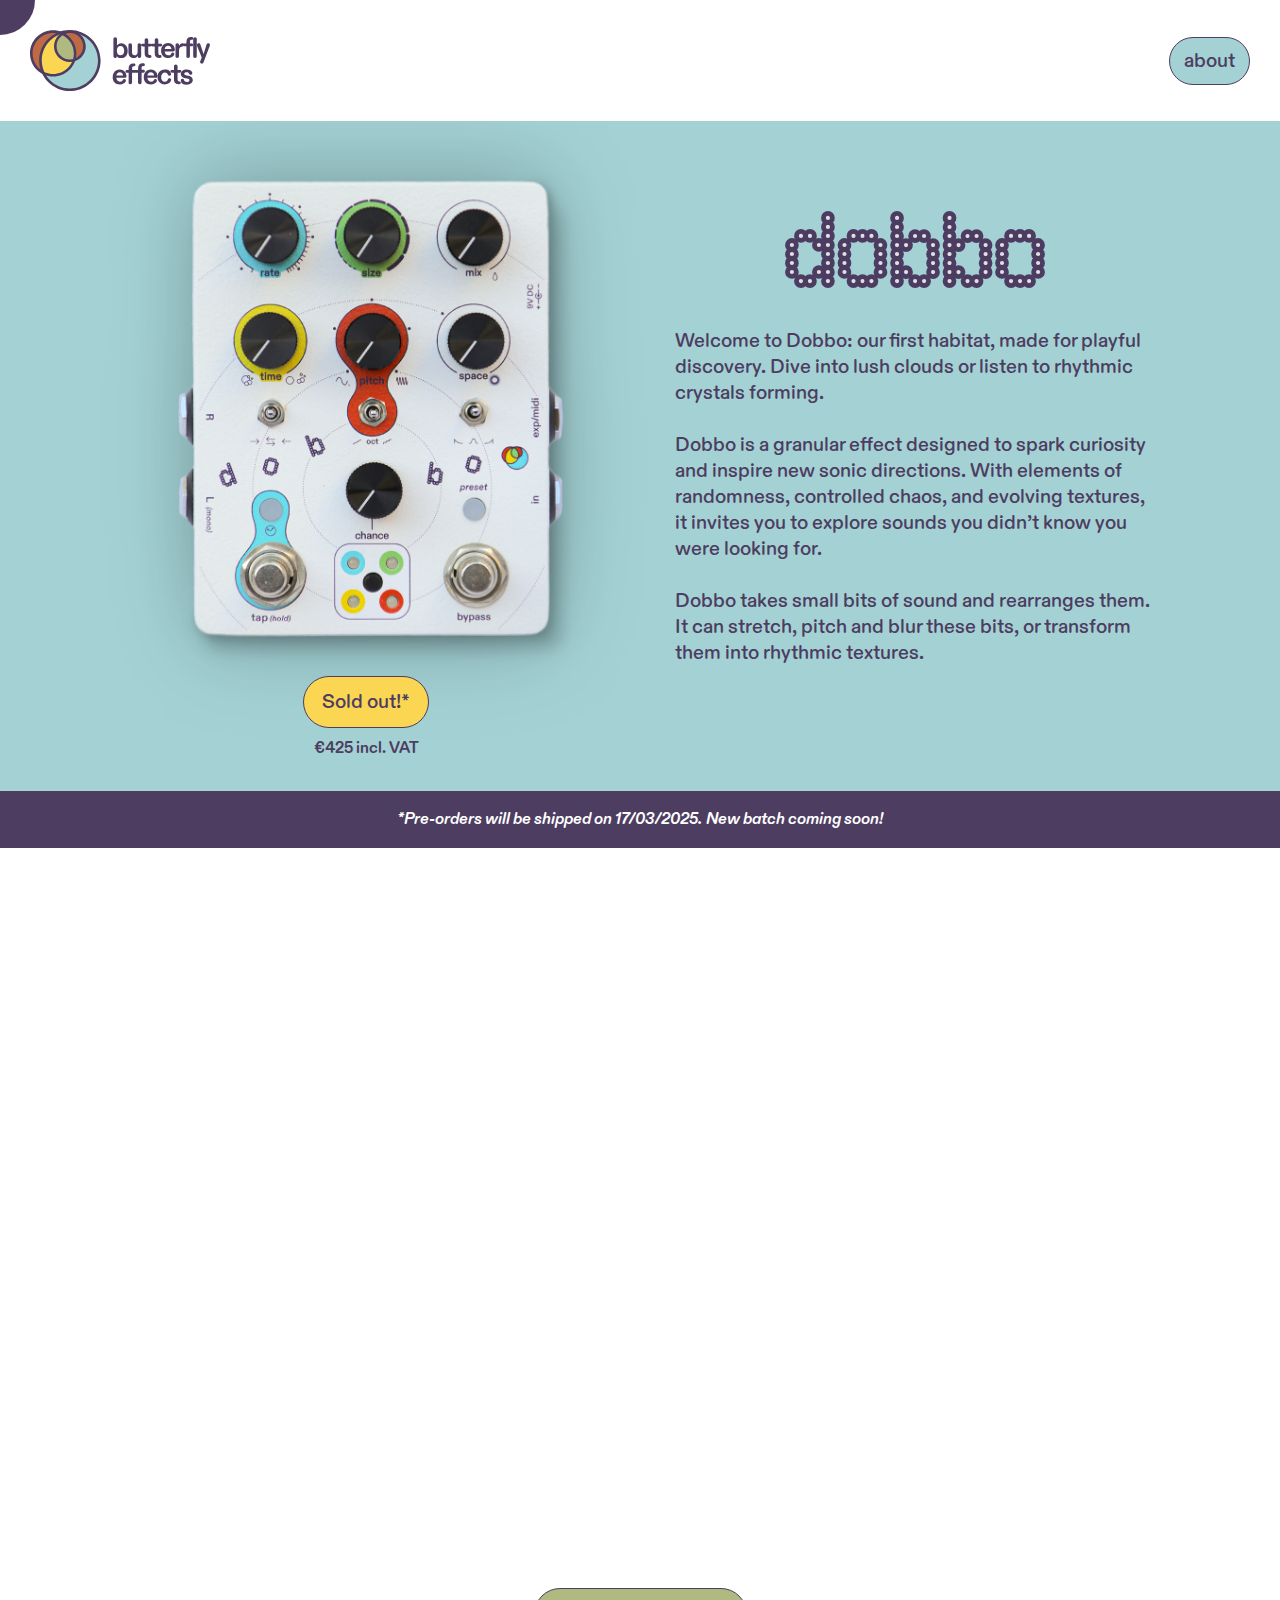
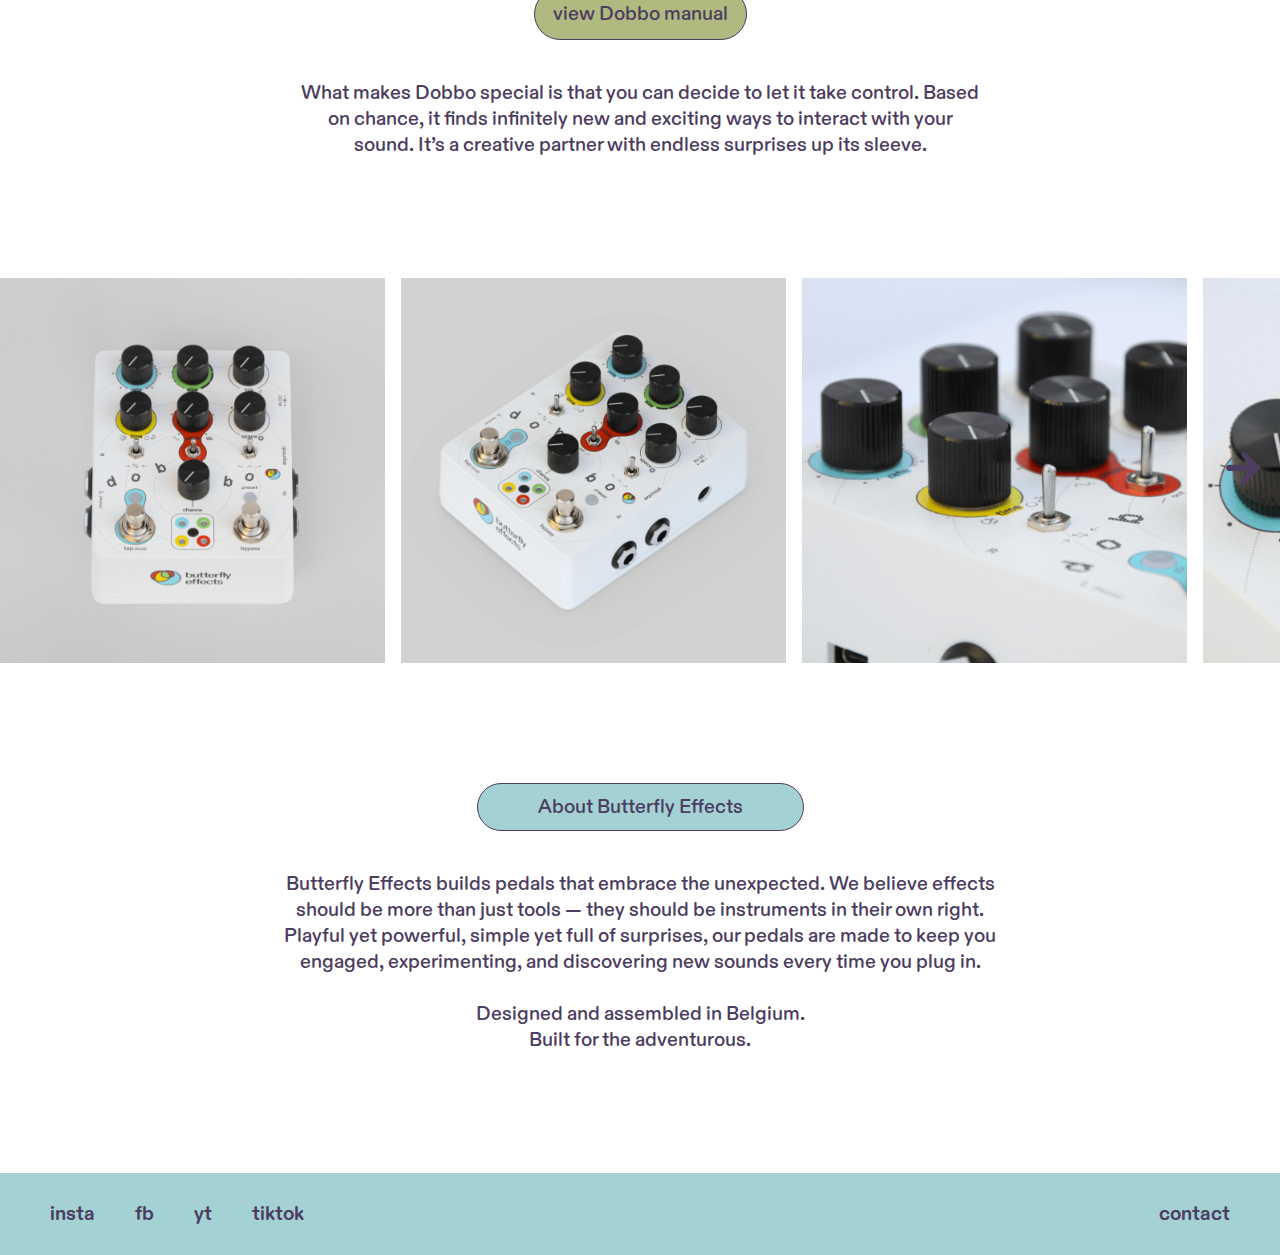
<file: index.html>
<!DOCTYPE html>
<html lang="en">
  <head>
    <meta charset="UTF-8" />
    <meta name="viewport" content="width=device-width, initial-scale=1.0" />
    <meta name="color-scheme" content="light only" />
    <title>Butterfly Effects</title>
    <link
      rel="icon"
      type="image/x-icon"
      href="assets/butterflyeffects_logo.svg"
    />
    <link rel="stylesheet" href="style.css" />
  </head>
  <body>
    <div class="circle"></div>
    <div class="page-container">
      <div class="content-wrap">
        <header>
          <div class="site-logo">
            <a href="#about"
              ><img src="assets/butterflyeffects_typelogo.svg" alt=""
            /></a>
          </div>
          <div id="about-btn-container" class="btn-container">
            <button class="site-button" id="about-btn">
              <a id="about-a" href="#about">about</a>
            </button>
          </div>
        </header>
        <article>
          <section class="dobbo-section">
            <div class="rel">
              <div class="img-print-container">
                <div class="img-container">
                  <div
                    id="dobbo-pedal-img"
                    class="pedal-img"
                    role="img"
                    aria-label="Dobbo pedal - top view"
                  >
                    <div
                      id="dobbo-order-btn-container"
                      class="order-btn-container"
                    >
                      <button class="site-button order-btn">
                        <a>Sold out!*</a>
                        <!-- href="https://forms.gle/Sc4xwqGybfBoa8Eh6"
                          target="_blank" -->
                      </button>
                      <div class="price"><p>€425 incl. VAT</p></div>
                    </div>
                  </div>
                </div>
                <div class="fine-print">
                  <span class="fine-print-line"
                    >*Pre-orders will be shipped on 17/03/2025.
                  </span>
                  <span class="fine-print-line">New batch coming soon!</span>
                </div>
              </div>
              <div class="text-section pedal-info">
                <div class="pedal-logo">
                  <img src="assets/dobbo_logo.svg" alt="" />
                </div>
                <div class="desc" id="dobbo-desc-1">
                  <p>
                    Welcome to Dobbo: our first habitat, made for playful
                    discovery. Dive into lush clouds or listen to rhythmic
                    crystals&nbsp;forming.
                    <br /><br />
                    Dobbo is a granular effect designed to spark curiosity and
                    inspire new sonic directions. With elements of randomness,
                    controlled chaos, and evolving textures, it invites you to
                    explore sounds you didn’t know you were looking&nbsp;for.
                    <br /><br />Dobbo takes small bits of sound and rearranges
                    them. It can stretch, pitch and blur these bits, or
                    transform them into rhythmic&nbsp;textures.
                  </p>
                </div>
              </div>
              <!-- ^ .pedal-info -->
            </div>
            <!-- <div class="flex"> -->
            <div class="vid-container">
              <div class="iframe-container">
                <iframe
                  width="560"
                  height="315"
                  src="https://www.youtube.com/embed/JCXF6ZJuiPA?si=lC0yMPt5bO-Tf9iJ"
                  title="YouTube video player"
                  frameborder="0"
                  allow="accelerometer; autoplay; clipboard-write; encrypted-media; gyroscope; picture-in-picture; web-share"
                  referrerpolicy="strict-origin-when-cross-origin"
                  allowfullscreen
                ></iframe>
              </div>
            </div>
            <div class="wrap-manual-desc2">
              <div class="text-section">
                <div class="manual-btn-container">
                  <button class="site-button manual-btn">
                    <a href="manual-dobbo-digital.pdf" target="_blank"
                      >view Dobbo manual</a
                    >
                  </button>
                </div>
                <div class="desc" id="dobbo-desc-2">
                  <p>
                    What makes Dobbo special is that you can decide to let it
                    take control. Based on chance, it finds infinitely new and
                    exciting ways to interact with your sound. It’s a creative
                    partner with endless surprises up its&nbsp;sleeve.
                  </p>
                </div>
              </div>
            </div>
            <!-- .desc #dobbo-desc-2 -->
            <!-- </div> -->
            <!-- .flex -->
          </section>
          <section class="slider-wrapper">
            <button class="slide-arrow" id="slide-arrow-prev">&#8592;</button>
            <button class="slide-arrow" id="slide-arrow-next">&#8594;</button>

            <div class="slides-container" id="slides-container">
              <div class="slide">
                <img
                  src="assets/carousel/isometric-front.png"
                  alt="Dobbo pedal - isometric front view"
                />
              </div>
              <div class="slide">
                <img
                  src="assets/carousel/isometric-side-front.png"
                  alt="Dobbo pedal - isometric front + side view"
                />
              </div>
              <div class="slide">
                <img
                  src="assets/carousel/main-controls-flat.png"
                  alt="Dobbo pedal - main controls side view"
                />
              </div>
              <div class="slide">
                <img
                  src="assets/carousel/main-controls-high.png"
                  alt="Dobbo pedal - main controls top view"
                />
              </div>
              <div class="slide">
                <img
                  src="assets/carousel/1-rate.png"
                  alt="Dobbo pedal - rate dial"
                />
              </div>
              <div class="slide">
                <img
                  src="assets/carousel/2-size.png"
                  alt="Dobbo pedal - size dial"
                />
              </div>
              <div class="slide">
                <img
                  src="assets/carousel/3-mix.png"
                  alt="Dobbo pedal - mix dial"
                />
              </div>
              <div class="slide">
                <img
                  src="assets/carousel/4-time.png"
                  alt="Dobbo pedal - time dial"
                />
              </div>
              <div class="slide">
                <img
                  src="assets/carousel/5-pitch.png"
                  alt="Dobbo pedal - pitch dial"
                />
              </div>
              <div class="slide">
                <img
                  src="assets/carousel/6-space.png"
                  alt="Dobbo pedal - space dial"
                />
              </div>
              <div class="slide">
                <img
                  src="assets/carousel/7-toggle1.png"
                  alt="Dobbo pedal - toggle 1"
                />
              </div>
              <div class="slide">
                <img
                  src="assets/carousel/8-toggle2.png"
                  alt="Dobbo pedal - toggle 2"
                />
              </div>
              <div class="slide">
                <img
                  src="assets/carousel/9-toggle3.png"
                  alt="Dobbo pedal - toggle 3"
                />
              </div>
              <div class="slide">
                <img
                  src="assets/carousel/10-sideout.png"
                  alt="Dobbo pedal - side out"
                />
              </div>
              <div class="slide">
                <img
                  src="assets/carousel/11-sidein.png"
                  alt="Dobbo pedal - side in"
                />
              </div>
            </div>
          </section>
          <section class="text-section" id="about-section">
            <div class="title">
              <h1>About Butterfly Effects</h1>
            </div>
            <div class="desc" id="about">
              <p>
                Butterfly Effects builds pedals that embrace the unexpected. We
                believe effects should be more than just tools — they should be
                instruments in their own right. Playful yet powerful, simple yet
                full of surprises, our pedals are made to keep you engaged,
                experimenting, and discovering new sounds every time you
                plug&nbsp;in.
                <br /><br />
                Designed and assembled in Belgium. <br />
                Built for the&nbsp;adventurous.
              </p>
            </div>
          </section>
        </article>
      </div>
      <!-- .content-wrap -->
      <footer>
        <div class="links">
          <div class="links-socials">
            <a
              class="bold"
              href="https://www.instagram.com/butterflyeffects.world/?utm_source=ig_web_button_share_sheet"
              src=""
              target="_blank"
              >insta</a
            >
            <a
              class="bold"
              href="https://www.facebook.com/profile.php?id=61560796965763"
              src=""
              target="_blank"
              >fb</a
            >
            <a
              class="bold"
              href="https://www.youtube.com/@butterflyeffectsworld"
              src=""
              target="_blank"
              >yt</a
            >
            <a
              class="bold"
              href="https://www.tiktok.com/@butterflyeffects.world?_t=ZN-8tuOImNc4so&_r=1"
              src=""
              target="_blank"
              >tiktok</a
            >
          </div>
          <a
            class="link-contact bold"
            href="mailto:butterflyeffects.world@gmail.com"
            src=""
            >contact</a
          >
        </div>
      </footer>
    </div>
    <!-- .page-container -->
    <script src="main.js"></script>
  </body>
</html>
</file>
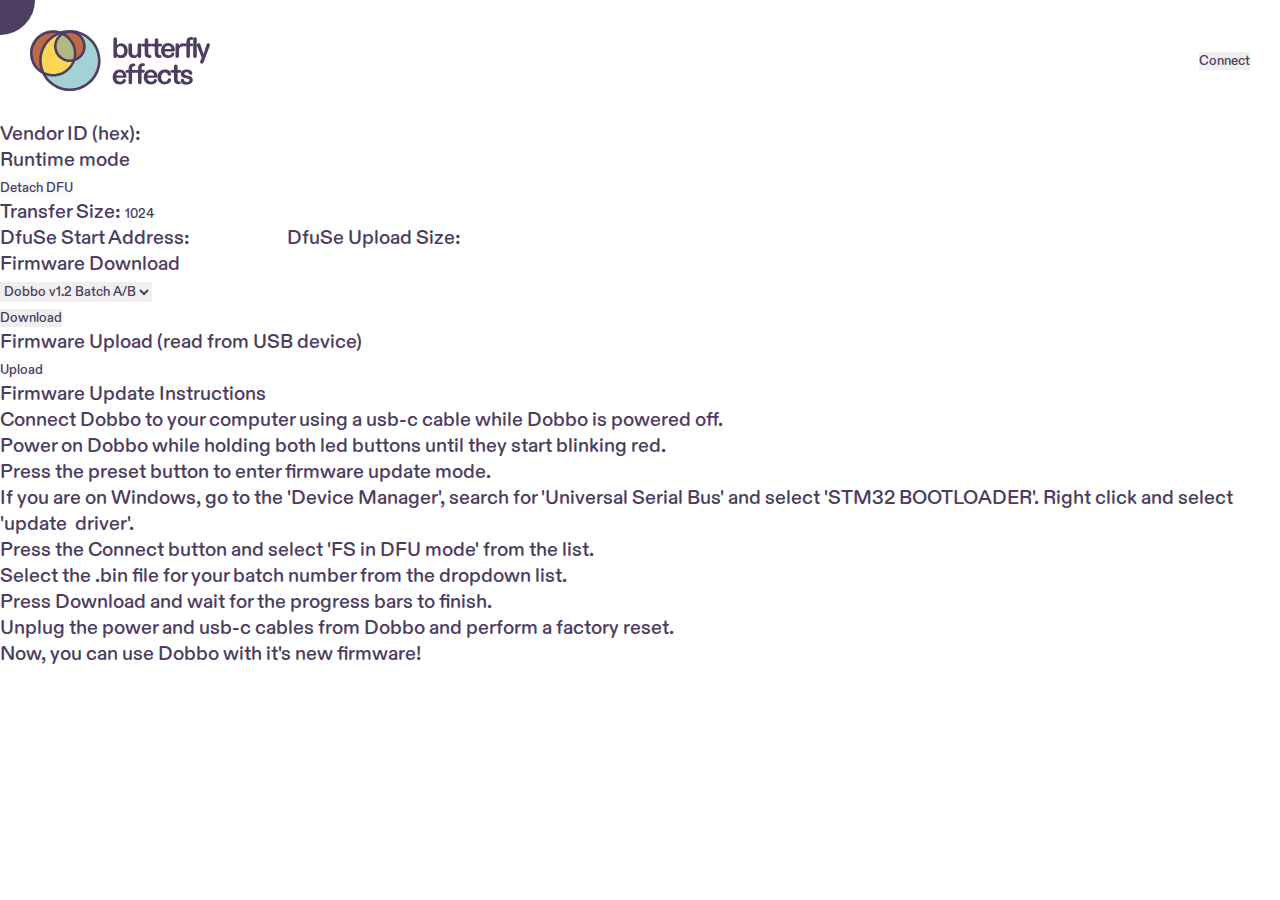
<file: firmware-update/index.html>
<!-- 
 Adapted from webdfu by Devan Lai
 Copyright (c) 2016, Devan Lai
 Licensed under the ISC License
-->

<!-- to do:
 geen cursor circle over inputveld  -->

<!DOCTYPE html>
<html>
  <head>
    <title>Firmware Updates - Butterfly Effects</title>
    <link
      rel="icon"
      type="image/x-icon"
      href="../assets/butterflyeffects_logo.svg"
    />
    <link rel="stylesheet" href="../style.css" />
    <script src="dfu.js"></script>
    <script src="dfuse.js"></script>
    <script src="FileSaver.js"></script>
    <script src="dfu-util.js"></script>
  </head>
  <body class="extra-page-body">
    <div class="circle"></div>
    <header class="extra-page-header">
      <div class="site-logo">
        <a href="https://butterflyeffects.world"
          ><img src="../assets/butterflyeffects_typelogo.svg" alt=""
        /></a>
      </div>
      <button class="firm-button" id="connect">Connect</button>
    </header>
    <main>
      <p><span id="status"></span></p>
      <div>
        <label class="hidden" for="vid">Vendor ID (hex):</label>
        <input
          list="vendor_ids"
          type="hidden"
          name="vid"
          id="vid"
          maxlength="6"
          size="8"
          pattern="0x[A-Fa-f0-9]{1,4}"
        />
        <datalist id="vendor_ids">
          <option value="0x1209">dapboot DFU bootloader</option>
          <option value="0x0D28">mbed DAPLink</option>
          <option value="0x1EAF">LeafLabs Maple/stm32duino bootloader</option>
        </datalist>
      </div>

      <dialog id="interfaceDialog">
        Your device has multiple DFU interfaces. Select one from the list below:
        <form id="interfaceForm" method="dialog">
          <button id="selectInterface" type="submit">Select interface</button>
        </form>
      </dialog>
      <div>
        <div class="hidden" id="usbInfo" style="white-space: pre"></div>
        <div class="hidden" id="dfuInfo" style="white-space: pre"></div>
      </div>
      <fieldset class="hidden" id="runtimeSection">
        <legend>Runtime mode</legend>
        <button id="detach" disabled="true">Detach DFU</button>
      </fieldset>
      <fieldset>
        <form id="configForm">
          <div class="hidden">
            <label for="transferSize">Transfer Size:</label>
            <input
              type="number"
              name="transferSize"
              id="transferSize"
              value="1024"
            />
          </div>
          <div class="hidden" id="dfuseFields">
            <label for="dfuseStartAddress">DfuSe Start Address:</label>
            <input
              type="text"
              name="dfuseStartAddress"
              id="dfuseStartAddress"
              title="Initial memory address to read/write from (hex)"
              size="10"
              pattern="0x[A-Fa-f0-9]+"
            />
            <label for="dfuseUploadSize">DfuSe Upload Size:</label>
            <input
              type="number"
              name="dfuseUploadSize"
              id="dfuseUploadSize"
              min="1"
            />
          </div>

          <!--legend>DFU mode</legend-->
          <fieldset class="firm-section">
            <legend>Firmware Download</legend>
            <!--input type="file" id="firmwareFile" name="file" disabled="true" /-->
             <select id="firmwareSelect" class="firm-select">
              <option value="/firmwares/Dobbo_v1.2_batchAB.bin">Dobbo v1.2 Batch A/B</option>
              <option value="/firmwares/Dobbo_v1.2_batchC.bin">Dobbo v1.2 Batch C</option>
            </select>

            <br />
            
            <button class="firm-button" id="download" disabled="true">
              Download
            </button>
            <div class="log" id="downloadLog"></div>
          </fieldset>

          <fieldset class="hidden" id="uploadSection">
            <legend>Firmware Upload (read from USB device)</legend>
            <button id="upload" disabled="true">Upload</button>
            <div class="log" id="uploadLog"></div>
          </fieldset>
        </form>
      </fieldset>

      <div class="firm-section">
        <legend id="update-instructions-legend">
          Firmware Update Instructions
        </legend>
        <ol id="update-instructions">
          <li>
            Connect Dobbo to your computer using a usb-c cable while Dobbo is
            powered&nbsp;off.
          </li>
          <li>
            Power on Dobbo while holding both led buttons until they start
            blinking&nbsp;red.
          </li>
          <li>Press the preset button to enter firmware update&nbsp;mode.</li>
          <li>If you are on Windows, go to the 'Device Manager', search for 'Universal Serial Bus' and select 'STM32 BOOTLOADER'. Right click and select 'update &nbsp;driver'.</li>
          <li>
            Press the Connect button and select 'FS in DFU mode' from
            the&nbsp;list.
          </li>
          <li>
            Select the .bin file for your
            batch number from the dropdown&nbsp;list.
          </li>
          <li>Press Download and wait for the progress bars to&nbsp;finish.</li>
          <li>
            Unplug the power and usb-c cables from Dobbo and perform a
            factory&nbsp;reset.
          </li>
          <li>Now, you can use Dobbo with it's new&nbsp;firmware!</li>
        </ol>
      </div>
    </main>
    <script src="../cursor.js"></script>
  </body>
</html>
</file>
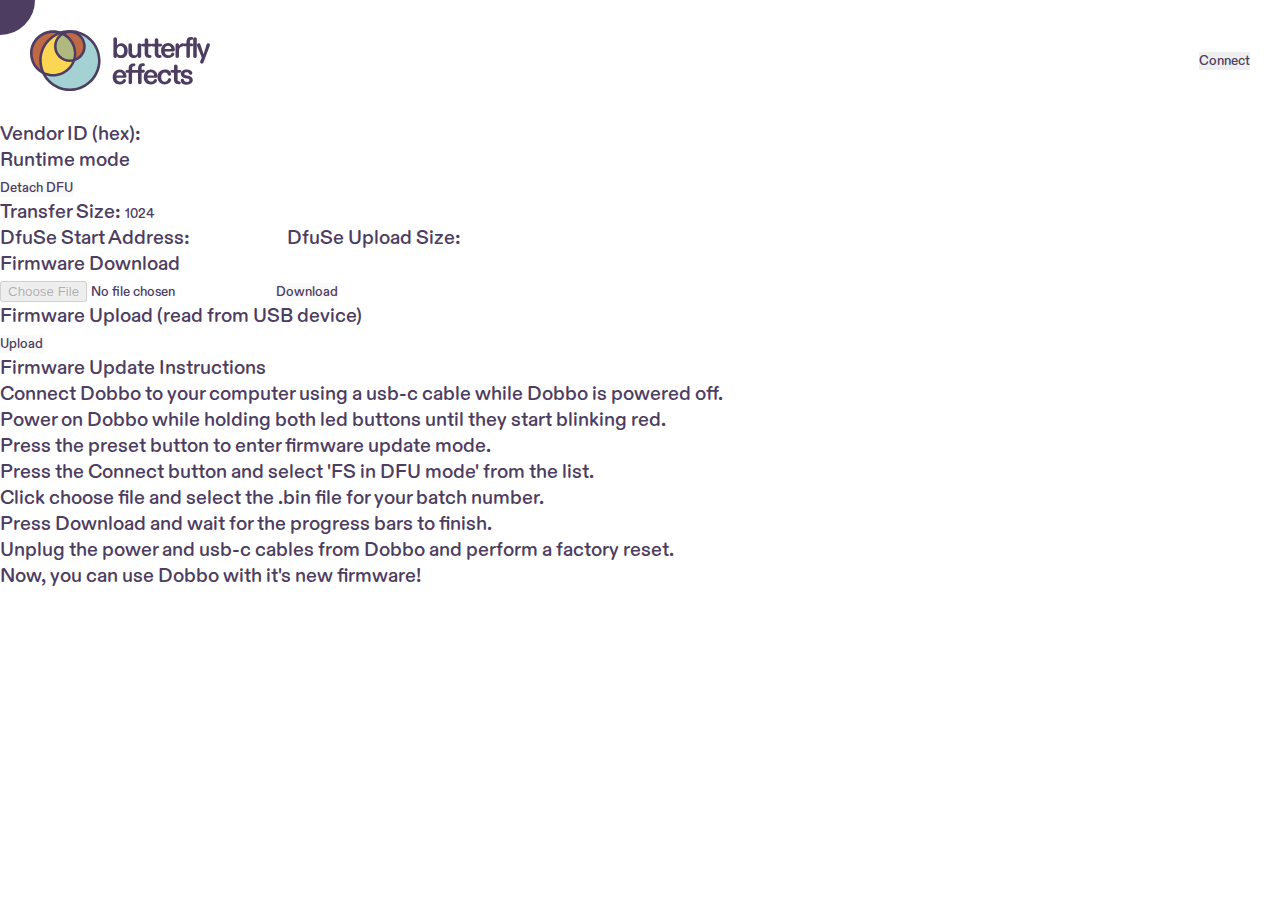
<file: firmware-update.html>
<!-- 
 Adapted from webdfu by Devan Lai
 Copyright (c) 2016, Devan Lai
 Licensed under the ISC License
-->

<!-- to do:
 geen cursor circle over inputveld  -->

<!DOCTYPE html>
<html>
  <head>
    <title>Firmware Updates - Butterfly Effects</title>
    <link
      rel="icon"
      type="image/x-icon"
      href="assets/butterflyeffects_logo.svg"
    />
    <link rel="stylesheet" href="style.css" />
    <script src="dfu.js"></script>
    <script src="dfuse.js"></script>
    <script src="FileSaver.js"></script>
    <script src="dfu-util.js"></script>
  </head>
  <body class="extra-page-body">
    <div class="circle"></div>
    <header class="extra-page-header">
      <div class="site-logo">
        <a href="https://butterflyeffects.world"
          ><img src="assets/butterflyeffects_typelogo.svg" alt=""
        /></a>
      </div>
      <button class="firm-button" id="connect">Connect</button>
    </header>
    <main>
      <p><span id="status"></span></p>
      <div>
        <label class="hidden" for="vid">Vendor ID (hex):</label>
        <input
          list="vendor_ids"
          type="hidden"
          name="vid"
          id="vid"
          maxlength="6"
          size="8"
          pattern="0x[A-Fa-f0-9]{1,4}"
        />
        <datalist id="vendor_ids">
          <option value="0x1209">dapboot DFU bootloader</option>
          <option value="0x0D28">mbed DAPLink</option>
          <option value="0x1EAF">LeafLabs Maple/stm32duino bootloader</option>
        </datalist>
      </div>

      <dialog id="interfaceDialog">
        Your device has multiple DFU interfaces. Select one from the list below:
        <form id="interfaceForm" method="dialog">
          <button id="selectInterface" type="submit">Select interface</button>
        </form>
      </dialog>
      <div>
        <div class="hidden" id="usbInfo" style="white-space: pre"></div>
        <div class="hidden" id="dfuInfo" style="white-space: pre"></div>
      </div>
      <fieldset class="hidden" id="runtimeSection">
        <legend>Runtime mode</legend>
        <button id="detach" disabled="true">Detach DFU</button>
      </fieldset>
      <fieldset>
        <form id="configForm">
          <div class="hidden">
            <label for="transferSize">Transfer Size:</label>
            <input
              type="number"
              name="transferSize"
              id="transferSize"
              value="1024"
            />
          </div>
          <div class="hidden" id="dfuseFields">
            <label for="dfuseStartAddress">DfuSe Start Address:</label>
            <input
              type="text"
              name="dfuseStartAddress"
              id="dfuseStartAddress"
              title="Initial memory address to read/write from (hex)"
              size="10"
              pattern="0x[A-Fa-f0-9]+"
            />
            <label for="dfuseUploadSize">DfuSe Upload Size:</label>
            <input
              type="number"
              name="dfuseUploadSize"
              id="dfuseUploadSize"
              min="1"
            />
          </div>

          <!--legend>DFU mode</legend-->
          <fieldset class="firm-section">
            <legend>Firmware Download</legend>
            <input type="file" id="firmwareFile" name="file" disabled="true" />
            <button class="firm-button" id="download" disabled="true">
              Download
            </button>
            <div class="log" id="downloadLog"></div>
          </fieldset>

          <fieldset class="hidden" id="uploadSection">
            <legend>Firmware Upload (read from USB device)</legend>
            <button id="upload" disabled="true">Upload</button>
            <div class="log" id="uploadLog"></div>
          </fieldset>
        </form>
      </fieldset>

      <div class="firm-section">
        <legend id="update-instructions-legend">
          Firmware Update Instructions
        </legend>
        <ol id="update-instructions">
          <li>
            Connect Dobbo to your computer using a usb-c cable while Dobbo is
            powered&nbsp;off.
          </li>
          <li>
            Power on Dobbo while holding both led buttons until they start
            blinking&nbsp;red.
          </li>
          <li>Press the preset button to enter firmware update&nbsp;mode.</li>
          <li>
            Press the Connect button and select 'FS in DFU mode' from
            the&nbsp;list.
          </li>
          <li>
            Click choose file and select the .bin file for your
            batch&nbsp;number.
          </li>
          <li>Press Download and wait for the progress bars to&nbsp;finish.</li>
          <li>
            Unplug the power and usb-c cables from Dobbo and perform a
            factory&nbsp;reset.
          </li>
          <li>Now, you can use Dobbo with it's new&nbsp;firmware!</li>
        </ol>
      </div>
    </main>
    <script src="cursor.js"></script>
  </body>
</html>
</file>
<file: style.css>
:root {
  color-scheme: light only !important;
  --DB_purple: #4d3d61;
  --DB_yellow: #fad652;
  --DB_blue: #a3d1d4;
  --DB_green: #b0b97f;
  --DB_red: #c5663a;
  --DB_purple_inverted: #b2c29e;
  --DB_yellow_inverted: #0529ad;
  --DB_blue_inverted: #5c2e2b;
  --DB_green_inverted: #4f4680;
  --DB_red_inverted: #3a99c5;
}

@font-face {
  font-family: 'dobbo medium';
  src: url('fonts/ABCDiatypeRounded-Medium.otf') format('opentype');
  /* url('fonts/ABCDiatypeRounded-Medium-Trial.woff') format('woff'),
    url('fonts/ABCDiatypeRounded-Medium-Trial.woff2') format('woff2'); */
}
@font-face {
  font-family: 'dobbo bold';
  src: url('fonts/ABCDiatypeRounded-Bold.otf') format('opentype');
  /* url('fonts/ABCDiatypeRounded-Bold-Trial.woff') format('woff'),
    url('fonts/ABCDiatypeRounded-Bold-Trial.woff2') format('woff2'); */
}
@font-face {
  font-family: 'dobbo bold italic';
  src: url('fonts/ABCDiatypeRounded-BoldItalic.otf') format('opentype');
  /* url('fonts/ABCDiatypeRounded-BoldItalic-Trial.woff') format('woff'),
    url('fonts/ABCDiatypeRounded-BoldItalic-Trial.woff2') format('woff2'); */
}

/* general */
* {
  margin: 0;
  padding: 0;
  box-sizing: border-box;
  font-family: 'dobbo medium';
  color: var(--DB_purple);
  list-style-type: none;
  text-decoration: none;
  scrollbar-width: none; /* Firefox */
  -ms-overflow-style: none; /* Internet Explorer 10+ */
  border: none;
  list-style-type: none;
}
*::-webkit-scrollbar {
  /* WebKit */
  width: 0;
  height: 0;
}
html {
  scroll-behavior: smooth;
}
body {
  cursor: none;
  width: 100vw;
  min-height: 100dvh;
  background-color: white;
  font-size: 16px;
}

.page-container {
  height: 100dvh;
  display: flex;
  flex-direction: column;
  justify-content: space-between;
}
img,
iframe {
  display: block;
  max-width: 100%;
}
.site-button,
.site-button::after,
.manual-btn,
.manual-btn::after,
h1 {
  border-radius: 30px;
}
.site-button,
h1 {
  border: 1.5px solid var(--DB_purple);
}

/* ----v--- button hover fill effect ---v--- */
.site-button {
  position: relative;
}
.site-button::after {
  /* cursor: pointer; */
  content: '';
  position: absolute;
  top: 0;
  left: 0;
  width: 100%;
  height: 100%;
  background: var(--DB_purple);
  clip-path: circle(0%);
  transition: 0.4s ease;
  z-index: 0;
}
button a {
  display: block;
  position: relative;
  z-index: 1;
}
/* cursor + hover states only on desktop */
@media (hover: hover), (-ms-high-contrast: none) {
  .site-button:hover::after {
    clip-path: circle(100%);
  }
  .site-button:hover a {
    color: lightgray;
    transition: color 0.4s ease;
  }
  /* ---^--- button hover fill effect ---^--- */

  /* ---v--- circle following cursor effect ---v--- */
  .circle {
    --circle-size: 60px;
    position: fixed;
    height: var(--circle-size);
    width: var(--circle-size);
    border: 2px solid var(--DB_purple_inverted);
    background-color: var(--DB_purple_inverted);
    border-radius: 100%;
    top: calc(var(--circle-size) / 2 * -1);
    left: calc(var(--circle-size) / 2 * -1);
    pointer-events: none;
    z-index: 10;
    mix-blend-mode: exclusion;
  }
  /* ---^--- circle following cursor effect ---^--- */
}

a {
  font-size: 16px;
  cursor: none;
}

.bold {
  font-family: 'dobbo bold';
}

/* header */
header {
  background-color: white;
  display: flex;
  justify-content: space-between;
  align-items: center;
  padding: 18px;
}
.site-logo {
  width: 140px;
}
.site-logo a {
  display: block;
  padding: 0;
}
.site-logo img {
  width: 100%;
}
#about-btn {
  background-color: var(--DB_blue);
}
#about-a {
  padding: 10px 14px;
}

/* body */
article {
  background-color: white;
}
.img-container {
  height: 470px;
}

.pedal-img {
  height: 100%;
  background-size: cover;
  background-position: center;
}
#dobbo-pedal-img {
  position: relative;
  background-image: url(assets/dobbo-main-pic-crop-s.png);
}
#dobbo-order-btn-container {
  padding: 13px;
}
.fine-print {
  background-color: var(--DB_purple);
  font-size: 12px;
  text-align: center;
  padding: 14px 20px;
}
.fine-print-line {
  color: white;
  font-family: 'dobbo bold italic';
  display: inline-block;
}

.text-section {
  padding: 36px 26px;
}
.pedal-logo,
.title,
.manual-btn-container {
  padding: 0 0 30px 0;
}
.pedal-logo img {
  width: 208px;
  margin: 0 auto;
}

.iframe-container {
  position: relative;
  overflow: hidden;
  width: 100%;
  padding-top: 76%; /* 16:9 Aspect Ratio (divide 9 by 16 = 0.5625) */
}
iframe {
  position: absolute;
  top: 0;
  left: 0;
  bottom: 0;
  right: 0;
  width: 100%;
  height: 100%;
}
.order-btn-container {
  position: absolute;
  bottom: 0;
  width: 100%;
}
.order-btn,
.manual-btn {
  display: block;
  margin: 0 auto;
}
.order-btn {
  background-color: var(--DB_yellow);
}
.manual-btn {
  background-color: var(--DB_green);
}
.manual-btn a,
.order-btn a {
  padding: 12px 18px;
}
/* .manual-btn-container {
  padding: 0 0 36px 0;
} */
.price {
  text-align: center;
  font-size: 12px;
  padding-top: 8px;
}
.price p {
  font-family: 'dobbo bold';
}

/* ---v--- img carousel ---v--- */
.slider-wrapper {
  position: relative;
  overflow: hidden;
}
.slides-container {
  height: fit-content;
  width: 100%;
  display: flex;
  gap: 10px;
  list-style: none;
  margin: 0;
  padding: 0;
  overflow-x: scroll;
  overflow-y: none;
  scroll-behavior: smooth;
}
.slide {
  width: 100%;
  height: 100%;
  flex: 1 0 100%;
}
.slide-arrow {
  position: absolute;
  display: flex;
  top: 0;
  bottom: 0;
  margin: auto;
  height: 4rem;
  border: none;
  width: 2rem;
  font-family: 'dobbo bold';
  font-size: 2rem;
  padding: 0;
  background-color: unset;
}
.slide-arrow:hover,
.slide-arrow:focus {
  opacity: 1;
}
#slide-arrow-prev {
  left: 0;
  padding-left: 0.5rem;
}
#slide-arrow-next {
  right: 0;
  padding-right: 0.5rem;
}
/* ---^--- img carousel ---^--- */

h1 {
  font-weight: 400;
  width: fit-content;
  margin: 0 auto;
  padding: 10px 22px;
  text-align: center;
  font-size: 18px;
  background-color: var(--DB_blue);
}

/* footer */
footer {
  width: 100%;
  padding: 10px;
  background-color: var(--DB_blue);
  bottom: 0;
}
.links {
  display: flex;
  justify-content: space-between;
}
.links-socials {
  width: 100%;
}
.links a {
  display: inline-block;
  padding: 10px 12px;
  text-decoration: underline;
  text-decoration-color: transparent;
  transition: 0.2s;
  /*opera and mozilla support*/
  -webkit-text-decoration-color: transparent;
  -moz-text-decoration-color: transparent;
}
.links a:hover {
  text-decoration-color: var(--DB_purple);
  /*opera and mozilla support*/
  -webkit-text-decoration-color: var(--DB_purple);
  -moz-text-decoration-color: var(--DB_purple);
}

@media screen and (min-width: 375px) {
  header {
    padding: 20px;
  }
  .fine-print {
    padding: 14px 40px;
  }
  .text-section {
    padding: 40px 26px;
  }
  .pedal-logo,
  .title {
    padding: 0 0 36px 0;
  }
  /* .manual-btn-container {
    padding: 0 0 40px 0;
  } */
  h1 {
    padding: 10px 26px;
  }
  footer {
    padding: 12px 14px;
  }
}
@media screen and (min-width: 400px) {
  header {
    padding: 22px;
  }
  .img-container {
    height: 540px;
  }
  #dobbo-order-btn-container {
    padding: 20px;
  }
  .pedal-logo img {
    width: 220px;
  }
  /* .manual-btn-container {
    padding: 0 0 44px 0;
  } */
  .text-section {
    padding: 44px 38px;
  }
  .slide-arrow {
    width: 2.5rem;
  }
  #slide-arrow-prev {
    padding-left: 1rem;
  }
  #slide-arrow-next {
    padding-right: 1rem;
  }
  .links a {
    padding: 10px 16px;
  }
  footer {
    padding: 12px 22px;
  }
}
@media screen and (min-width: 600px) {
  body,
  a {
    font-size: 18px;
  }
  .site-logo {
    width: 152px;
  }
  .title,
  .pedal-logo,
  .manual-btn-container {
    padding: 20px;
  }
  .pedal-logo img {
    width: 260px;
  }
  .img-container {
    height: 580px;
  }
  .price,
  .fine-print {
    font-size: 14px;
  }
  .fine-print {
    padding: 18px 40px;
  }
  .text-section {
    padding: 52px;
  }
  .desc {
    margin: 0 auto;
    padding: 20px 0;
  }
  #dobbo-desc-1,
  #dobbo-desc-2 {
    max-width: 432px;
  }
  #about {
    max-width: 500px;
  }
  /* .manual-btn-container {
    padding: 0 0 72px 0;
  } */
  /* #dobbo-desc-2 {
    padding-top: 32px;
  } */

  /* .manual-btn-container {
    padding: 20px;
  } */

  .slider-wrapper {
    width: 100%;
    height: 385px;
  }
  .slides-container {
    height: 100%;
    width: unset;
  }
  .slide {
    display: flex;
    align-items: center;
    justify-content: center;
    height: 100%;
    width: unset;
    flex: 0 0 auto; /* Prevents shrinking, keeps width auto */
  }
  .slide img {
    height: 100%;
    width: auto; /* Keep aspect ratio */
    object-fit: contain;
  }

  h1 {
    font-size: 20px;
    padding: 10px 60px;
  }
  footer {
    padding: 14px 20px;
  }
}
@media screen and (min-width: 768px) {
  body,
  a {
    font-size: 16px;
  }
  .img-container {
    height: 500px;
  }
  #dobbo-order-btn-container {
    padding: 14px;
  }
  .pedal-logo {
    padding: 20px;
  }
  .pedal-logo img {
    width: 226px;
  }
  .text-section {
    padding: 60px 70px;
  }
  #dobbo-desc-1 {
    max-width: 560px;
  }
  #dobbo-desc-2 {
    max-width: 520px;
  }
  #about {
    max-width: 570px;
  }
  /* .pedal-info {
    padding: 50px 60px 70px;
  } */
  /* .pedal-info {
    padding: 50px 60px 20px;
  } */
  /* #dobbo-desc-2 {
    padding: 20px 60px 70px;
  } */
  .vid-container {
    width: 100%;
    padding: 0 70px;
  }
  .iframe-container {
    border-radius: 30px;
  }

  .slide-arrow {
    width: 2.9rem;
    font-size: 2.2rem;
  }
}
@media screen and (min-width: 992px) {
}

@media screen and (min-width: 1024px) {
  a {
    font-size: 18px;
  }
  .site-logo {
    width: 160px;
  }
  .rel {
    position: relative;
  }
  .img-container {
    height: 600px;
    background-color: var(--DB_blue);
  }
  .pedal-img {
    width: 50%;
    margin: 0 46px;
  }
  .text-section {
    padding: 0;
  }
  .pedal-info {
    position: absolute;
    width: 55%;
    top: 0;
    right: 0;
    z-index: 2;
    padding: 70px;
  }
  #dobbo-desc-1 {
    padding: 20px 40px;
  }
  .pedal-logo img {
    width: 260px;
  }
  #dobbo-order-btn-container {
    padding: 28px;
  }
  .vid-container {
    padding: 80px;
    padding-bottom: 0;
    max-width: 68vw;
    margin: 0 auto;
  }
  .iframe-container {
    border-radius: 30px;
  }

  #dobbo-desc-2 p {
    display: block;
  }
  /* #dobbo-desc-2 {
    height: 100%;
    display: flex;
    flex-direction: column;
    justify-content: space-between;
  } */
  #dobbo-desc-2 {
    padding: 0;
  }

  /* .slider-wrapper {
    height: 460px;
  } */
  .slider-wrapper {
    height: 315px;
  }
  .slides-container {
    gap: 16px;
  }

  .wrap-manual-desc2,
  #about-section {
    /* width: 760px; */
    margin: 0 auto;
    text-align: center;
  }
  .wrap-manual-desc2 {
    padding: 80px 120px;
  }
  #about-section {
    padding: 80px;
  }
  #about {
    padding: 0;
  }
  .manual-btn-container,
  .title {
    padding: 0 0 40px 0;
  }
}
@media screen and (min-width: 1200px) {
  .circle {
    --circle-size: 70px;
  }
  body,
  a {
    font-size: 20px;
  }
  header {
    padding: 30px;
  }
  .site-logo {
    width: 180px;
  }
  .flex {
    padding: 150px 120px;
  }
  .pedal-info {
    width: 57%;
    padding: 70px 80px;
  }
  .img-container {
    height: 670px;
  }
  #dobbo-order-btn-container {
    padding: 32px;
  }
  .fine-print,
  .price {
    font-size: 16px;
  }
  .price {
    padding-top: 10px;
  }
  .wrap-manual-desc2 {
    padding: 80px 50px 120px;
  }
  .vid-container {
    padding: 120px 80px 0;
  }
  /* #dobbo-desc-2 {
    max-width: 670px;
  } */
  #dobbo-desc-2 {
    max-width: 680px;
  }
  /* #dobbo-desc-2 {
    max-width: 710px;
  } */

  .slider-wrapper {
    height: 385px;
  }
  .slide-arrow {
    width: 3.5rem;
    font-size: 3rem;
  }

  #about-section {
    padding: 120px 20px;
  }
  #about {
    max-width: 720px;
  }
  .links {
    width: 98%;
    margin: 0 auto;
  }
  .links a {
    padding: 14px 18px;
  }
}
@media screen and (min-width: 1400px) {
  body,
  a {
    font-size: 22px;
  }
  header {
    padding: 32px;
  }
  .site-logo {
    width: 194px;
  }
  #about-a {
    padding: 10px 18px;
  }
  .order-btn a {
    padding: 12px 22px;
  }
  .site-button,
  h1 {
    border: 2px solid var(--DB_purple);
  }
  /* .flex {
    padding: 160px;
  } */
  .img-container {
    height: 730px;
  }
  /* .pedal-img {
    margin: 0 84px;
  } */
  #dobbo-order-btn-container {
    padding: 32px;
  }
  .price,
  .fine-print {
    font-size: 18px;
  }
  .price {
    padding-top: 14px;
  }
  .fine-print {
    padding: 22px 40px;
  }
  /* .pedal-info {
    padding: 76px 140px;
  } */
  .pedal-info {
    width: 60%;
    padding: 70px 160px;
  }
  .pedal-logo {
    padding: 24px;
  }
  .pedal-logo img {
    width: 280px;
  }
  #dobbo-desc-1 {
    padding: 20px 0;
  }
  /* .wrap-manual-desc2 {
    padding: 120px 30px;
  } */

  #about {
    max-width: 800px;
  }
  /* .slider-wrapper {
    height: 600px;
  } */

  h1 {
    font-size: 22px;
  }
}
@media screen and (min-width: 1600px) {
  .pedal-img {
    margin: 0 100px;
  }
  .pedal-info {
    width: 62%;
    padding: 70px 260px;
  }
  /* .pedal-info {
    right: 20px;
    max-width: 1000px;
  } */
  .fine-print {
    padding: 24px 40px;
  }
  .flex {
    padding: 160px;
  }
  .vid-container {
    max-width: 54%;
  }
  .slider-wrapper {
    height: 480px;
  }
  #dobbo-desc-2 {
    max-width: 710px;
  }
}

@media screen and (min-width: 1024px) and (orientation: portrait) {
  .vid-container {
    max-width: unset;
  }
  .slider-wrapper {
    height: 480px;
  }
}
</file>
